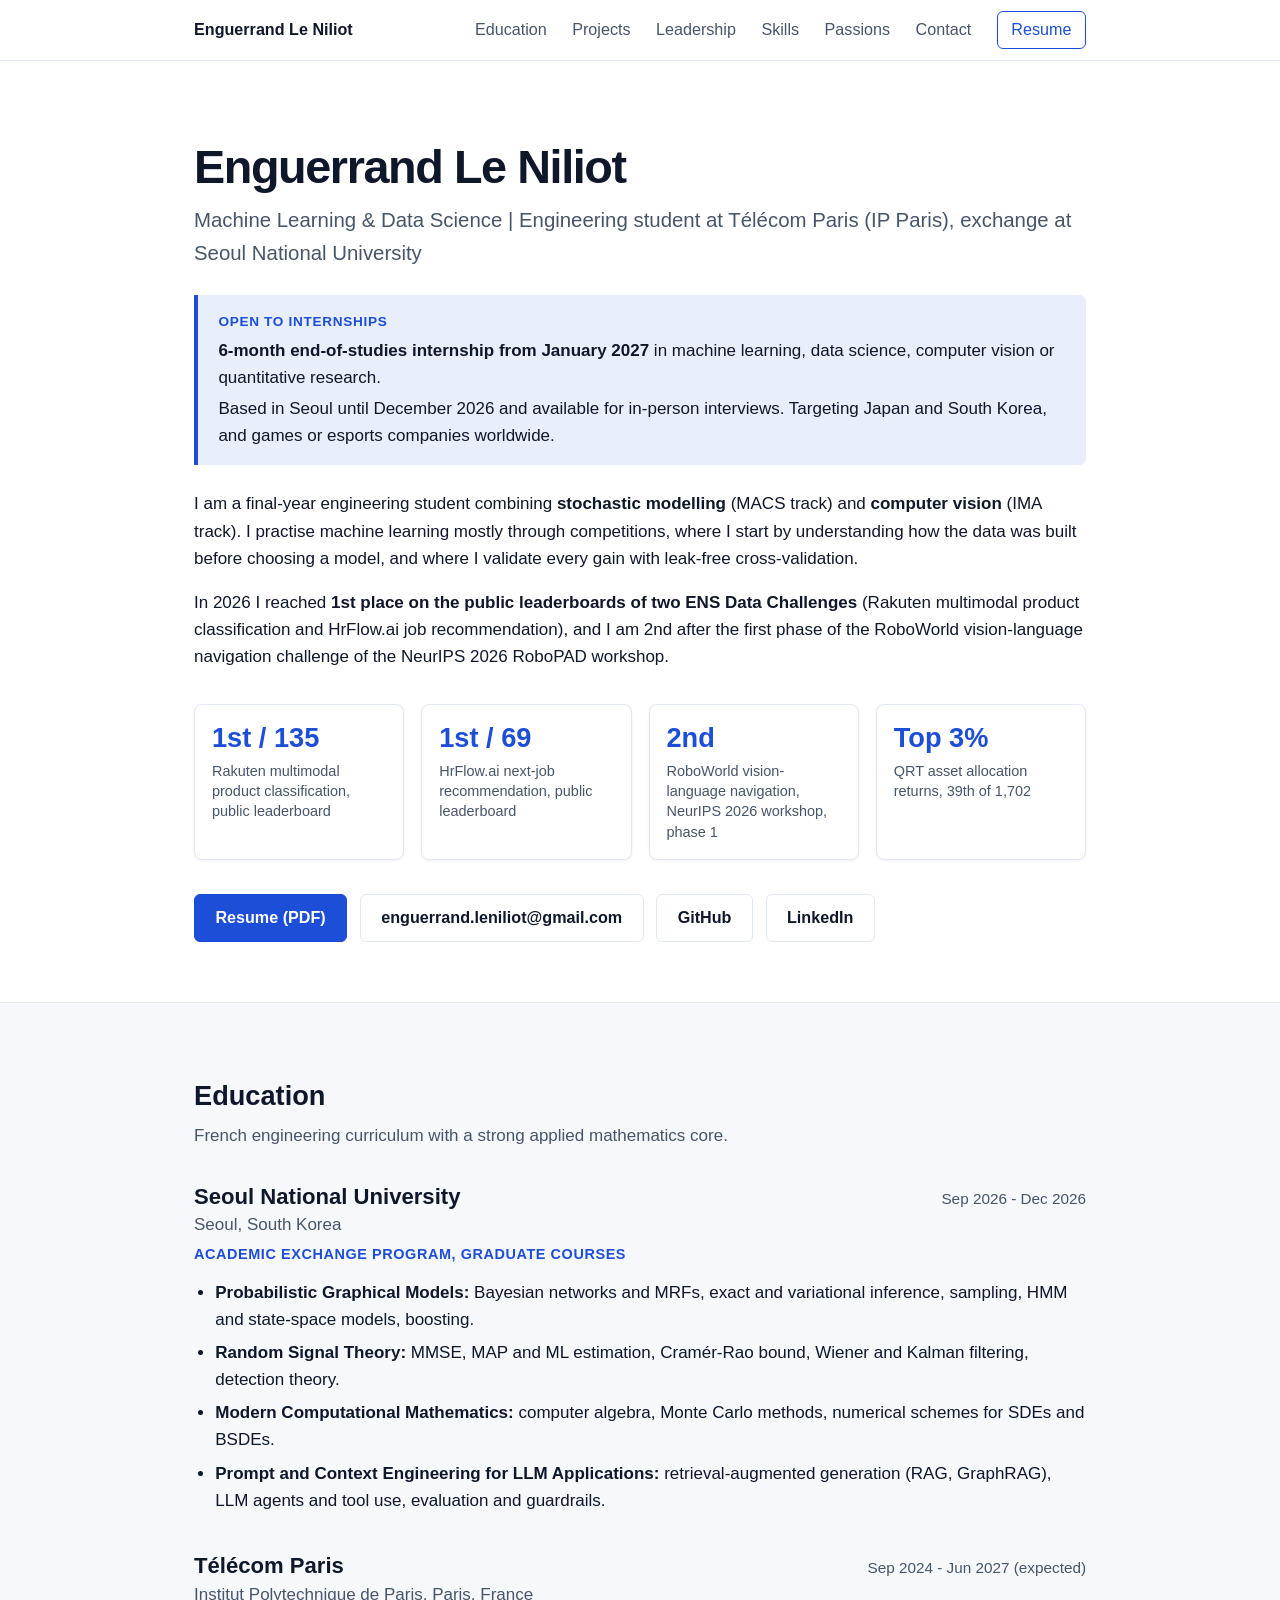
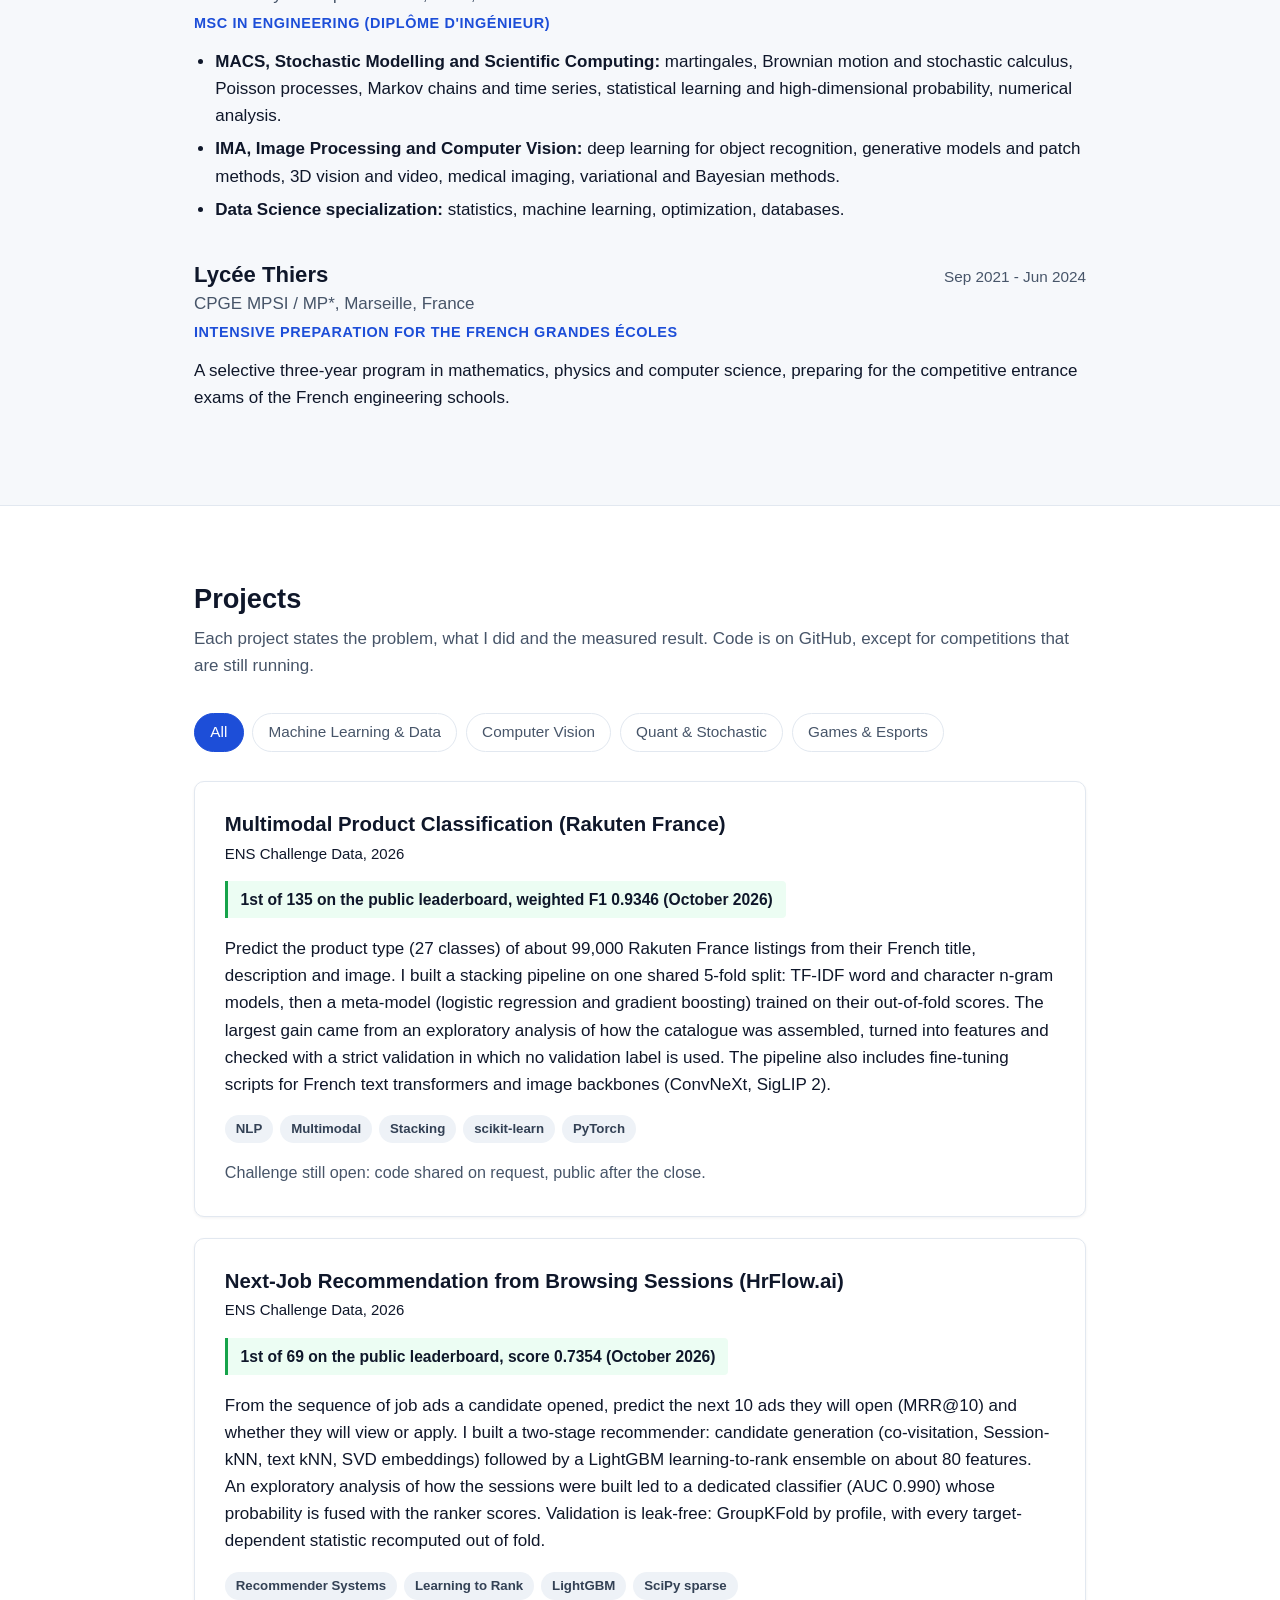
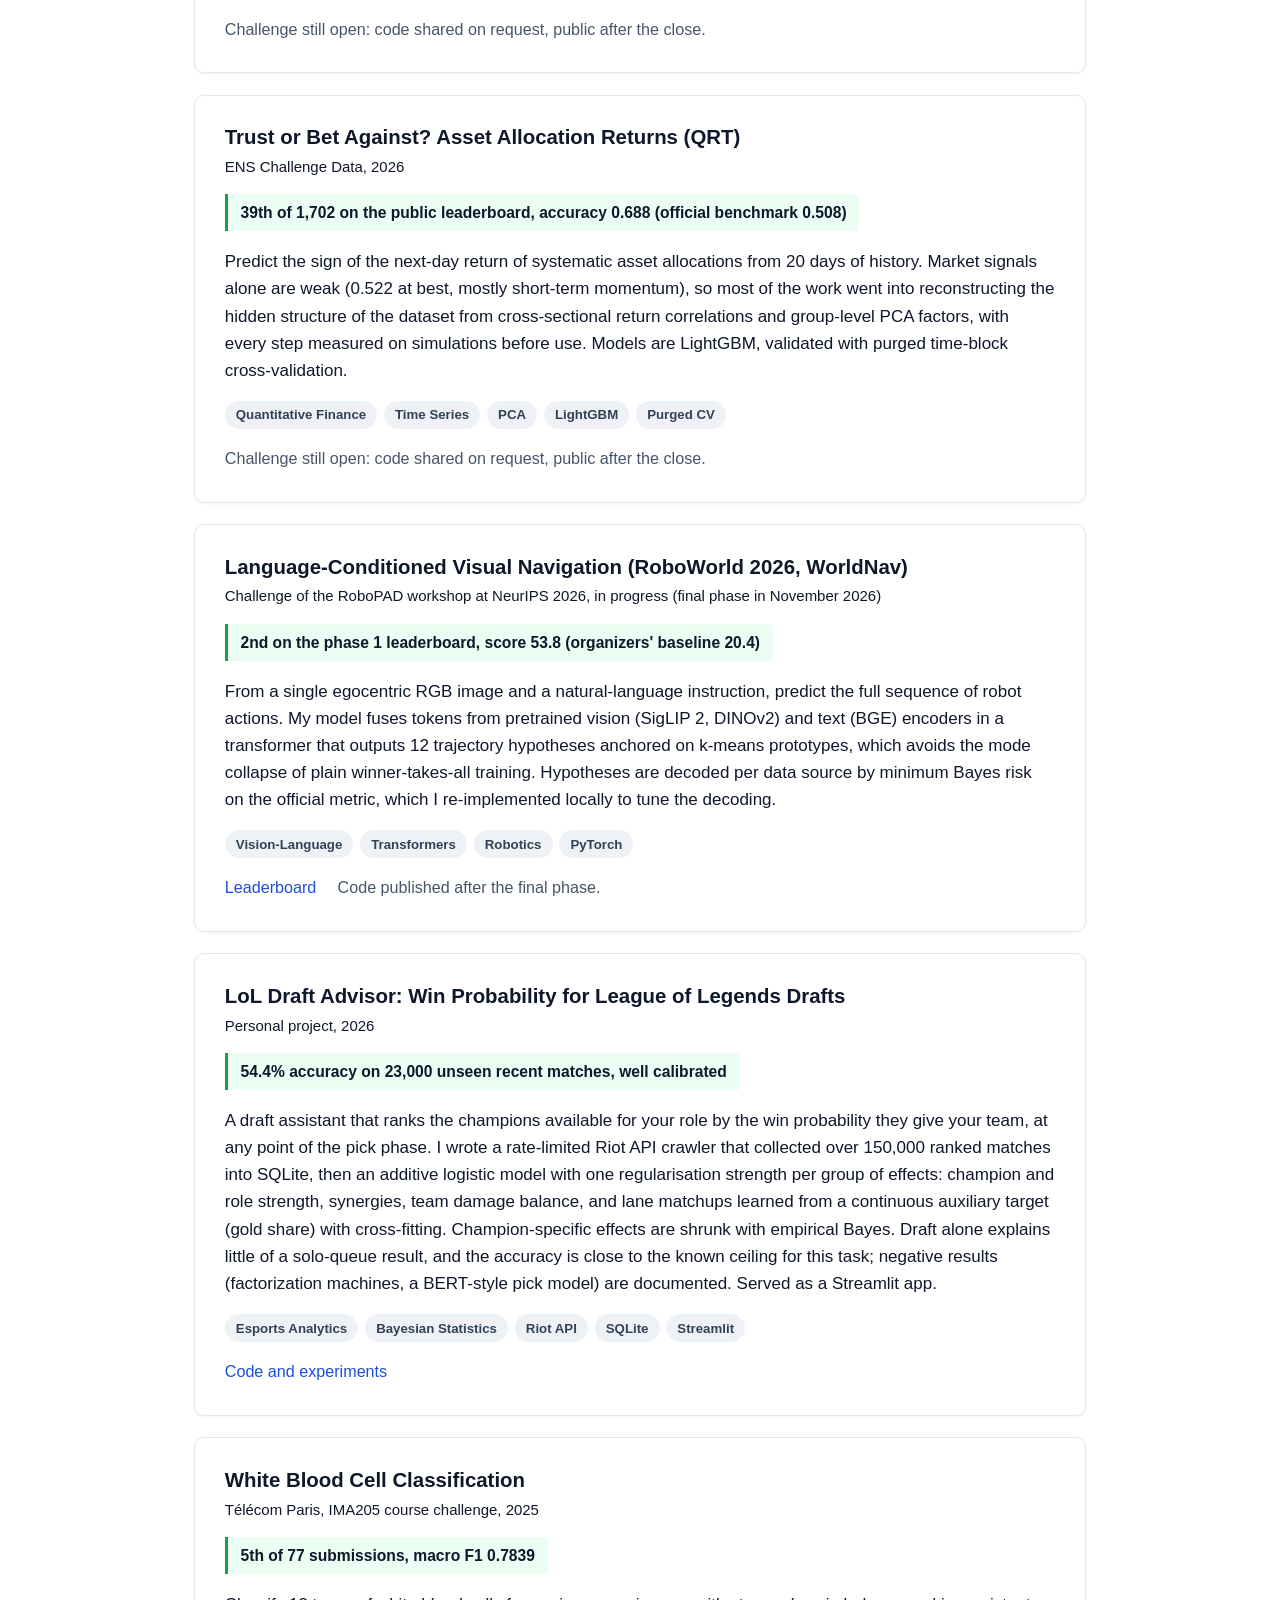
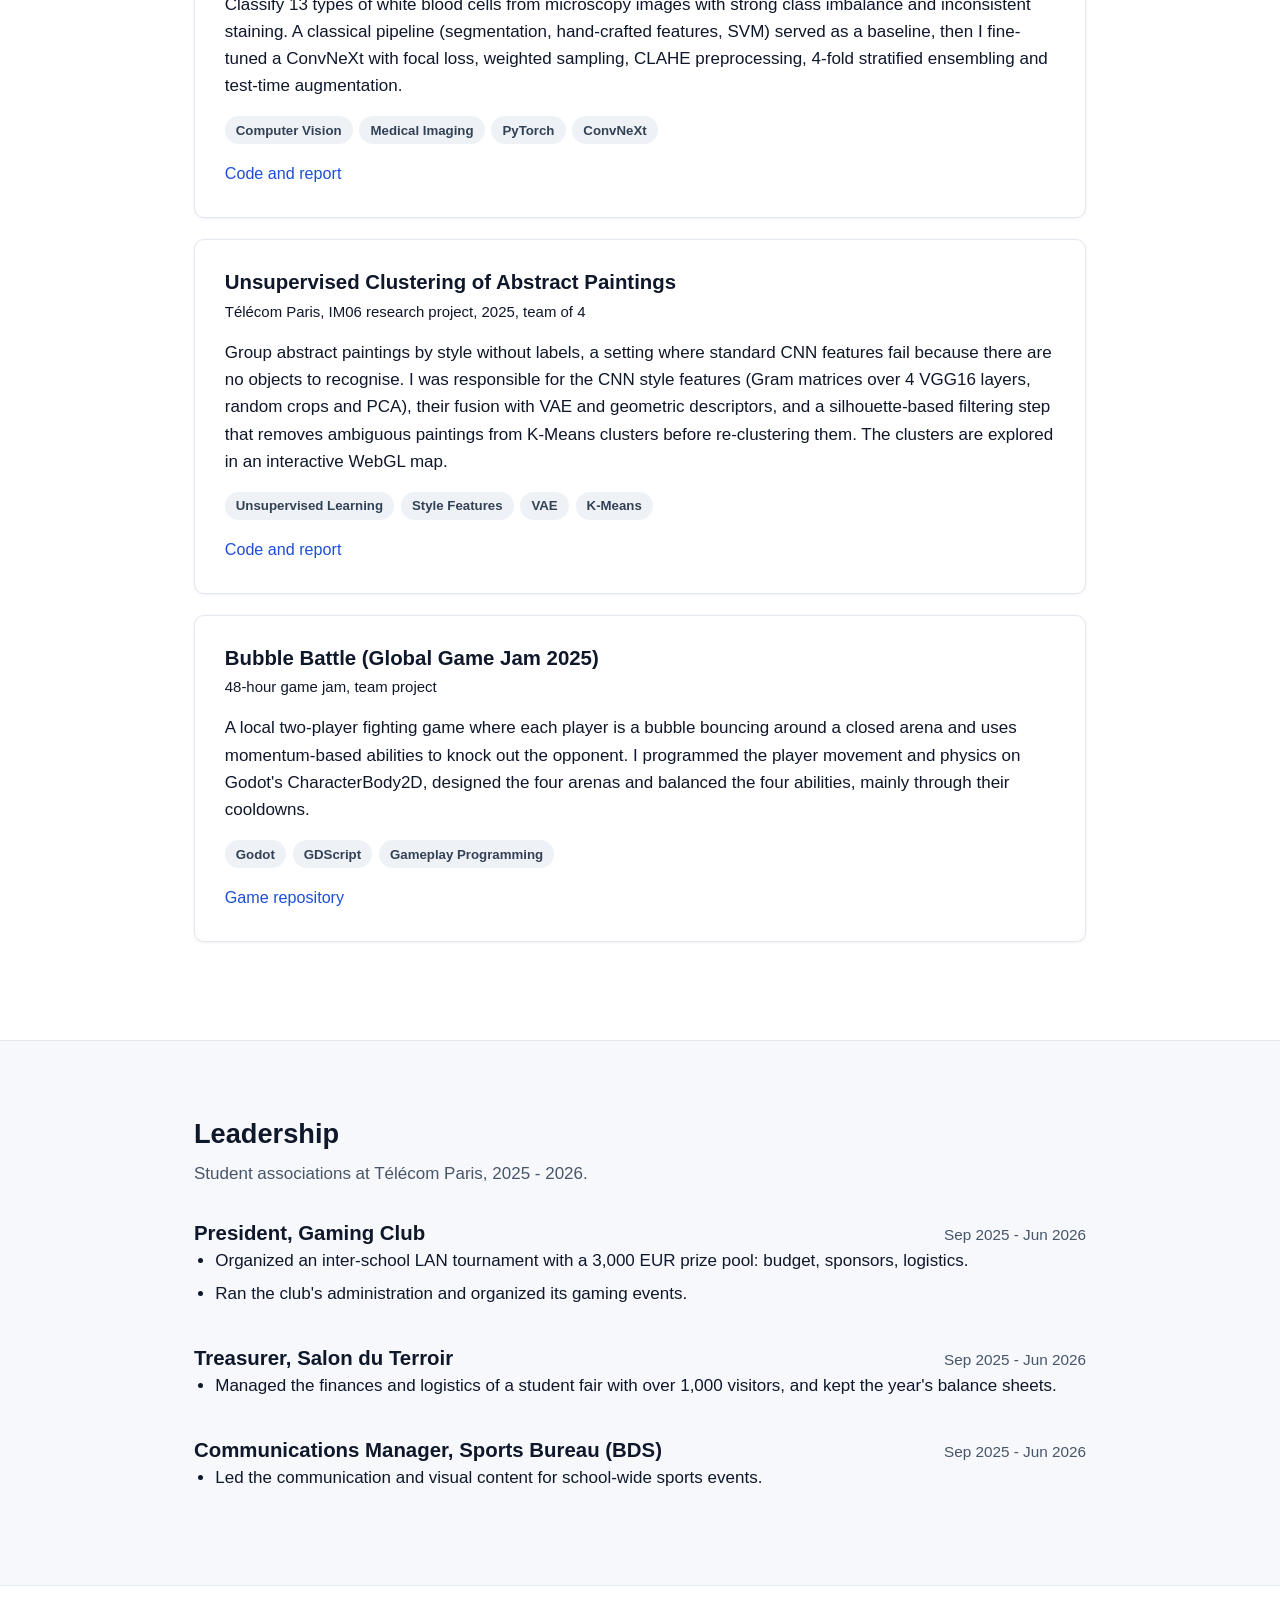
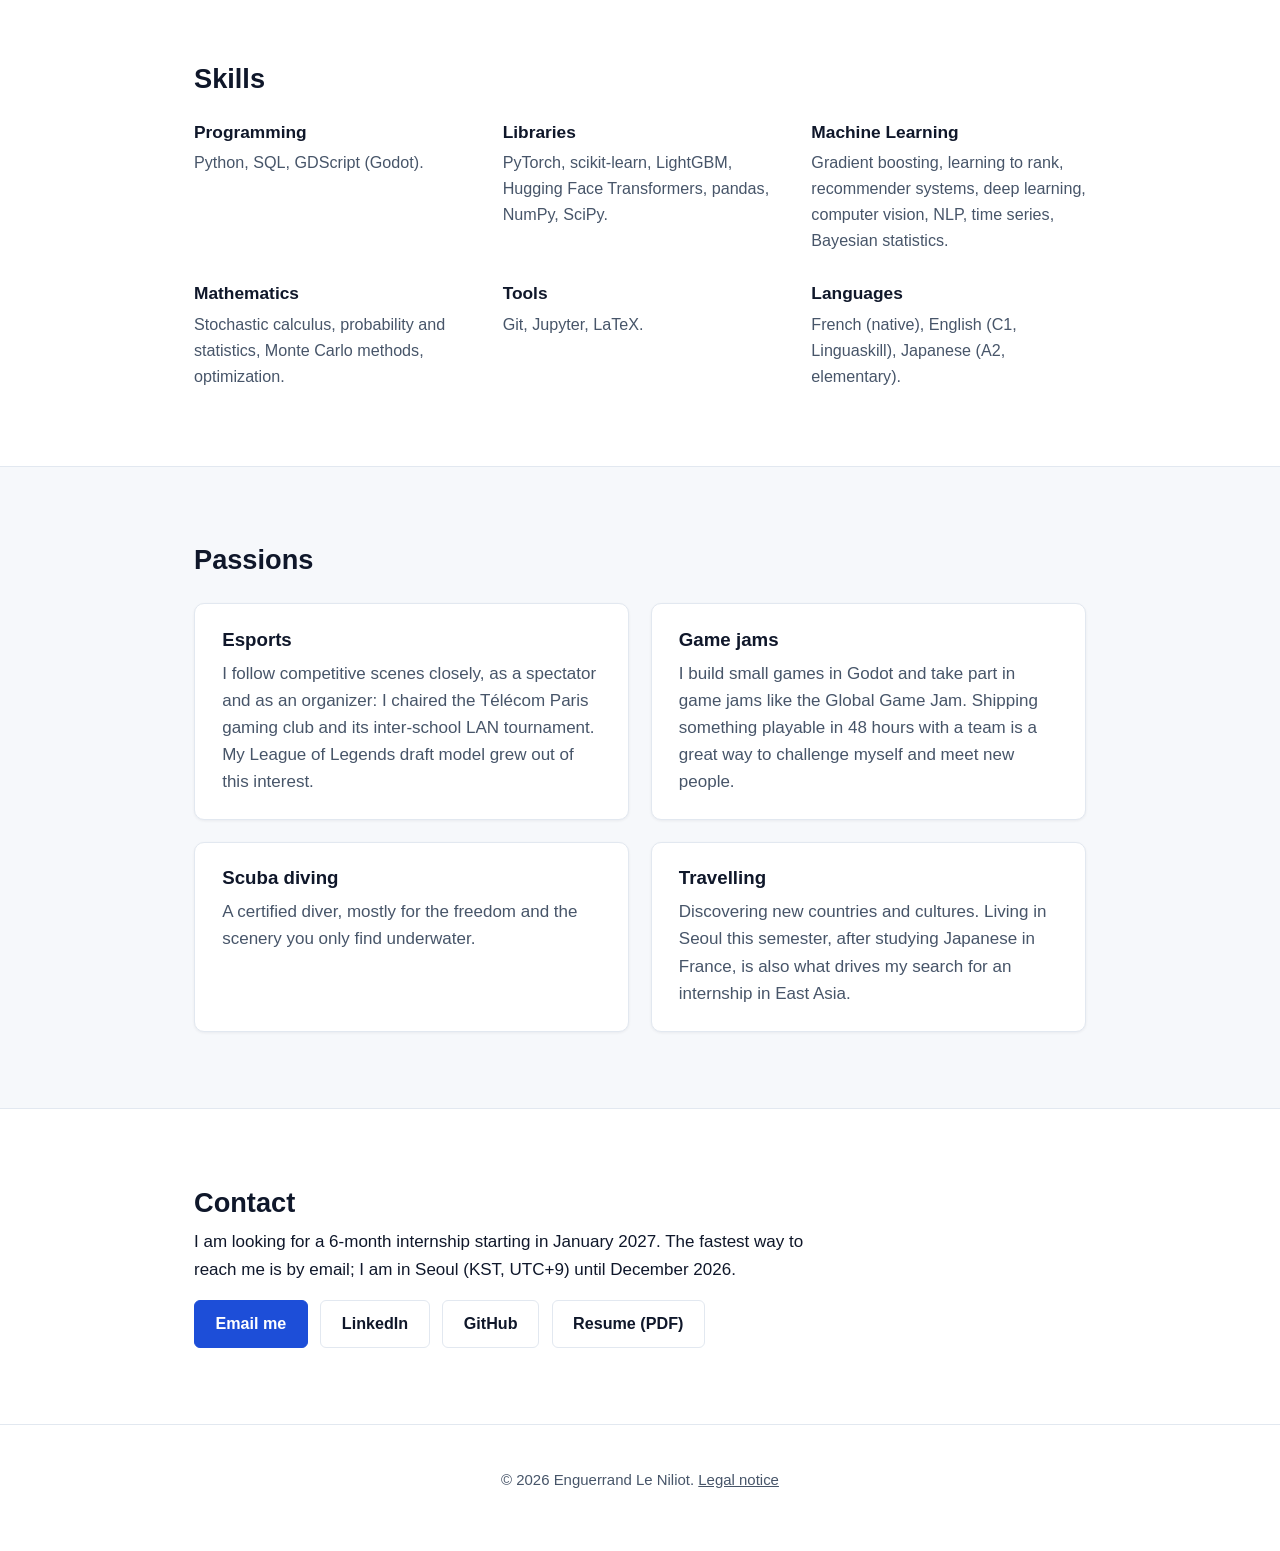
<file: index.html>
<!DOCTYPE html>
<html lang="en">

<head>
    <meta charset="UTF-8">
    <meta name="viewport" content="width=device-width, initial-scale=1.0">
    <title>Enguerrand Le Niliot | Machine Learning &amp; Data Science</title>
    <meta name="description"
        content="Enguerrand Le Niliot, engineering student at Télécom Paris on exchange at Seoul National University. Machine learning, data science and computer vision. Looking for a 6-month internship from January 2027.">
    <link rel="canonical" href="https://enguerrand-leniliot.com/">
    <meta name="theme-color" content="#1d4ed8">

    <meta property="og:type" content="website">
    <meta property="og:url" content="https://enguerrand-leniliot.com/">
    <meta property="og:title" content="Enguerrand Le Niliot | Machine Learning &amp; Data Science">
    <meta property="og:description"
        content="1st on two ENS Data Challenge leaderboards (Rakuten, HrFlow.ai), 2nd in the RoboWorld NeurIPS 2026 workshop challenge. Télécom Paris and Seoul National University. Looking for a 6-month internship from January 2027.">
    <meta name="twitter:card" content="summary">

    <link rel="icon"
        href="data:image/svg+xml,%3Csvg xmlns='http://www.w3.org/2000/svg' viewBox='0 0 64 64'%3E%3Crect width='64' height='64' rx='12' fill='%231d4ed8'/%3E%3Ctext x='32' y='42' font-family='Arial,sans-serif' font-size='28' font-weight='700' fill='white' text-anchor='middle'%3EEL%3C/text%3E%3C/svg%3E">
    <link rel="stylesheet" href="css/style.css?v=2026-10-11">

    <script type="application/ld+json">
    {
        "@context": "https://schema.org",
        "@type": "Person",
        "name": "Enguerrand Le Niliot",
        "url": "https://enguerrand-leniliot.com/",
        "email": "mailto:enguerrand.leniliot@gmail.com",
        "jobTitle": "Engineering student in machine learning and data science",
        "alumniOf": [
            { "@type": "CollegeOrUniversity", "name": "Télécom Paris" },
            { "@type": "CollegeOrUniversity", "name": "Seoul National University" }
        ],
        "sameAs": [
            "https://github.com/EnguerrandLN",
            "https://www.linkedin.com/in/enguerrand-le-niliot"
        ]
    }
    </script>
</head>

<body>
    <a class="skip-link" href="#projects">Skip to projects</a>

    <nav class="navbar" aria-label="Main">
        <div class="container">
            <a class="brand" href="#top">Enguerrand Le Niliot</a>
            <a href="#education">Education</a>
            <a href="#projects">Projects</a>
            <a href="#leadership">Leadership</a>
            <a href="#skills">Skills</a>
            <a href="#passions">Passions</a>
            <a href="#contact">Contact</a>
            <a class="nav-cta" href="Enguerrand_Le_Niliot_Resume.pdf" target="_blank" rel="noopener">Resume</a>
        </div>
    </nav>

    <main>
        <header id="top" class="hero">
            <div class="container">
                <h1>Enguerrand Le Niliot</h1>
                <p class="headline">Machine Learning &amp; Data Science | Engineering student at Télécom Paris
                    (IP Paris), exchange at Seoul National University</p>

                <div class="availability">
                    <p class="label">Open to internships</p>
                    <p><strong>6-month end-of-studies internship from January 2027</strong> in machine learning, data
                        science, computer vision or quantitative research.</p>
                    <p>Based in Seoul until December 2026 and available for in-person interviews. Targeting Japan and
                        South Korea, and games or esports companies worldwide.</p>
                </div>

                <p>
                    I am a final-year engineering student combining <strong>stochastic modelling</strong> (MACS track)
                    and <strong>computer vision</strong> (IMA track). I practise machine learning mostly through
                    competitions, where I start by understanding how the data was built before choosing a model, and
                    where I validate every gain with leak-free cross-validation.
                </p>
                <p>
                    In 2026 I reached <strong>1st place on the public leaderboards of two ENS Data Challenges</strong>
                    (Rakuten multimodal product classification and HrFlow.ai job recommendation), and I am 2nd after the
                    first phase of the RoboWorld vision-language navigation challenge of the NeurIPS 2026 RoboPAD
                    workshop.
                </p>

                <div class="stats">
                    <div class="stat">
                        <span class="value">1st / 135</span>
                        <span class="caption">Rakuten multimodal product classification, public leaderboard</span>
                    </div>
                    <div class="stat">
                        <span class="value">1st / 69</span>
                        <span class="caption">HrFlow.ai next-job recommendation, public leaderboard</span>
                    </div>
                    <div class="stat">
                        <span class="value">2nd</span>
                        <span class="caption">RoboWorld vision-language navigation, NeurIPS 2026 workshop, phase 1</span>
                    </div>
                    <div class="stat">
                        <span class="value">Top 3%</span>
                        <span class="caption">QRT asset allocation returns, 39th of 1,702</span>
                    </div>
                </div>

                <div class="actions">
                    <a href="Enguerrand_Le_Niliot_Resume.pdf" target="_blank" rel="noopener"
                        class="btn primary">Resume (PDF)</a>
                    <a href="mailto:enguerrand.leniliot@gmail.com" class="btn secondary">enguerrand.leniliot@gmail.com</a>
                    <a href="https://github.com/EnguerrandLN" target="_blank" rel="noopener"
                        class="btn secondary">GitHub</a>
                    <a href="https://www.linkedin.com/in/enguerrand-le-niliot" target="_blank" rel="noopener"
                        class="btn secondary">LinkedIn</a>
                </div>
            </div>
        </header>

        <section id="education" class="section bg-alt">
            <div class="container">
                <h2 class="section-title">Education</h2>
                <p class="section-intro">French engineering curriculum with a strong applied mathematics core.</p>

                <div class="entry">
                    <div class="entry-head">
                        <h3>Seoul National University</h3>
                        <span class="entry-date">Sep 2026 - Dec 2026</span>
                    </div>
                    <p class="entry-sub">Seoul, South Korea</p>
                    <p class="entry-label">Academic exchange program, graduate courses</p>
                    <ul>
                        <li><strong>Probabilistic Graphical Models:</strong> Bayesian networks and MRFs, exact and
                            variational inference, sampling, HMM and state-space models, boosting.</li>
                        <li><strong>Random Signal Theory:</strong> MMSE, MAP and ML estimation, Cramér-Rao bound, Wiener
                            and Kalman filtering, detection theory.</li>
                        <li><strong>Modern Computational Mathematics:</strong> computer algebra, Monte Carlo methods,
                            numerical schemes for SDEs and BSDEs.</li>
                        <li><strong>Prompt and Context Engineering for LLM Applications:</strong> retrieval-augmented
                            generation (RAG, GraphRAG), LLM agents and tool use, evaluation and guardrails.</li>
                    </ul>
                </div>

                <div class="entry">
                    <div class="entry-head">
                        <h3>Télécom Paris</h3>
                        <span class="entry-date">Sep 2024 - Jun 2027 (expected)</span>
                    </div>
                    <p class="entry-sub">Institut Polytechnique de Paris, Paris, France</p>
                    <p class="entry-label">MSc in Engineering (Diplôme d'ingénieur)</p>
                    <ul>
                        <li><strong>MACS, Stochastic Modelling and Scientific Computing:</strong> martingales, Brownian
                            motion and stochastic calculus, Poisson processes, Markov chains and time series,
                            statistical learning and high-dimensional probability, numerical analysis.</li>
                        <li><strong>IMA, Image Processing and Computer Vision:</strong> deep learning for object
                            recognition, generative models and patch methods, 3D vision and video, medical imaging,
                            variational and Bayesian methods.</li>
                        <li><strong>Data Science specialization:</strong> statistics, machine learning, optimization,
                            databases.</li>
                    </ul>
                </div>

                <div class="entry">
                    <div class="entry-head">
                        <h3>Lycée Thiers</h3>
                        <span class="entry-date">Sep 2021 - Jun 2024</span>
                    </div>
                    <p class="entry-sub">CPGE MPSI / MP*, Marseille, France</p>
                    <p class="entry-label">Intensive preparation for the French Grandes Écoles</p>
                    <p>A selective three-year program in mathematics, physics and computer science, preparing for the
                        competitive entrance exams of the French engineering schools.</p>
                </div>
            </div>
        </section>

        <section id="projects" class="section">
            <div class="container">
                <h2 class="section-title">Projects</h2>
                <p class="section-intro">Each project states the problem, what I did and the measured result. Code is on
                    GitHub, except for competitions that are still running.</p>

                <div class="filters" role="group" aria-label="Filter projects by domain" hidden>
                    <button class="filter" type="button" data-filter="all" aria-pressed="true">All</button>
                    <button class="filter" type="button" data-filter="ml" aria-pressed="false">Machine Learning &amp;
                        Data</button>
                    <button class="filter" type="button" data-filter="cv" aria-pressed="false">Computer
                        Vision</button>
                    <button class="filter" type="button" data-filter="quant" aria-pressed="false">Quant &amp;
                        Stochastic</button>
                    <button class="filter" type="button" data-filter="games" aria-pressed="false">Games &amp;
                        Esports</button>
                </div>

                <article class="project-card" data-cat="ml">
                    <h3>Multimodal Product Classification (Rakuten France)</h3>
                    <p class="project-meta">ENS Challenge Data, 2026</p>
                    <p class="result">1st of 135 on the public leaderboard, weighted F1 0.9346 (October 2026)</p>
                    <p>Predict the product type (27 classes) of about 99,000 Rakuten France listings from their French
                        title, description and image. I built a stacking pipeline on one shared 5-fold split: TF-IDF
                        word and character n-gram models, then a meta-model (logistic regression and gradient boosting)
                        trained on their out-of-fold scores. The largest gain came from an exploratory analysis of how
                        the catalogue was assembled, turned into features and checked with a strict validation in which
                        no validation label is used. The pipeline also includes fine-tuning scripts for French text
                        transformers and image backbones (ConvNeXt, SigLIP 2).</p>
                    <div class="tags">
                        <span class="tag">NLP</span>
                        <span class="tag">Multimodal</span>
                        <span class="tag">Stacking</span>
                        <span class="tag">scikit-learn</span>
                        <span class="tag">PyTorch</span>
                    </div>
                    <div class="links">
                        <span class="note">Challenge still open: code shared on request, public after the close.</span>
                    </div>
                </article>

                <article class="project-card" data-cat="ml">
                    <h3>Next-Job Recommendation from Browsing Sessions (HrFlow.ai)</h3>
                    <p class="project-meta">ENS Challenge Data, 2026</p>
                    <p class="result">1st of 69 on the public leaderboard, score 0.7354 (October 2026)</p>
                    <p>From the sequence of job ads a candidate opened, predict the next 10 ads they will open (MRR@10)
                        and whether they will view or apply. I built a two-stage recommender: candidate generation
                        (co-visitation, Session-kNN, text kNN, SVD embeddings) followed by a LightGBM learning-to-rank
                        ensemble on about 80 features. An exploratory analysis of how the sessions were built led to a
                        dedicated classifier (AUC 0.990) whose probability is fused with the ranker scores. Validation
                        is leak-free: GroupKFold by profile, with every target-dependent statistic recomputed out of
                        fold.</p>
                    <div class="tags">
                        <span class="tag">Recommender Systems</span>
                        <span class="tag">Learning to Rank</span>
                        <span class="tag">LightGBM</span>
                        <span class="tag">SciPy sparse</span>
                    </div>
                    <div class="links">
                        <span class="note">Challenge still open: code shared on request, public after the close.</span>
                    </div>
                </article>

                <article class="project-card" data-cat="quant ml">
                    <h3>Trust or Bet Against? Asset Allocation Returns (QRT)</h3>
                    <p class="project-meta">ENS Challenge Data, 2026</p>
                    <p class="result">39th of 1,702 on the public leaderboard, accuracy 0.688 (official benchmark
                        0.508)</p>
                    <p>Predict the sign of the next-day return of systematic asset allocations from 20 days of history.
                        Market signals alone are weak (0.522 at best, mostly short-term momentum), so most of the work
                        went into reconstructing the hidden structure of the dataset from cross-sectional return
                        correlations and group-level PCA factors, with every step measured on simulations before use.
                        Models are LightGBM, validated with purged time-block cross-validation.</p>
                    <div class="tags">
                        <span class="tag">Quantitative Finance</span>
                        <span class="tag">Time Series</span>
                        <span class="tag">PCA</span>
                        <span class="tag">LightGBM</span>
                        <span class="tag">Purged CV</span>
                    </div>
                    <div class="links">
                        <span class="note">Challenge still open: code shared on request, public after the close.</span>
                    </div>
                </article>

                <article class="project-card" data-cat="cv ml">
                    <h3>Language-Conditioned Visual Navigation (RoboWorld 2026, WorldNav)</h3>
                    <p class="project-meta">Challenge of the RoboPAD workshop at NeurIPS 2026, in progress (final phase
                        in November 2026)</p>
                    <p class="result">2nd on the phase 1 leaderboard, score 53.8 (organizers' baseline 20.4)</p>
                    <p>From a single egocentric RGB image and a natural-language instruction, predict the full sequence
                        of robot actions. My model fuses tokens from pretrained vision (SigLIP 2, DINOv2) and text (BGE)
                        encoders in a transformer that outputs 12 trajectory hypotheses anchored on k-means prototypes,
                        which avoids the mode collapse of plain winner-takes-all training. Hypotheses are decoded per
                        data source by minimum Bayes risk on the official metric, which I re-implemented locally to tune
                        the decoding.</p>
                    <div class="tags">
                        <span class="tag">Vision-Language</span>
                        <span class="tag">Transformers</span>
                        <span class="tag">Robotics</span>
                        <span class="tag">PyTorch</span>
                    </div>
                    <div class="links">
                        <a href="https://www.codabench.org/competitions/18185/#/results-tab" target="_blank"
                            rel="noopener">Leaderboard</a>
                        <span class="note">Code published after the final phase.</span>
                    </div>
                </article>

                <article class="project-card" data-cat="games ml">
                    <h3>LoL Draft Advisor: Win Probability for League of Legends Drafts</h3>
                    <p class="project-meta">Personal project, 2026</p>
                    <p class="result">54.4% accuracy on 23,000 unseen recent matches, well calibrated</p>
                    <p>A draft assistant that ranks the champions available for your role by the win probability they
                        give your team, at any point of the pick phase. I wrote a rate-limited Riot API crawler that
                        collected over 150,000 ranked matches into SQLite, then an additive logistic model with one
                        regularisation strength per group of effects: champion and role strength, synergies, team damage
                        balance, and lane matchups learned from a continuous auxiliary target (gold share) with
                        cross-fitting. Champion-specific effects are shrunk with empirical Bayes. Draft alone explains
                        little of a solo-queue result, and the accuracy is close to the known ceiling for this task;
                        negative results (factorization machines, a BERT-style pick model) are documented. Served as a
                        Streamlit app.</p>
                    <div class="tags">
                        <span class="tag">Esports Analytics</span>
                        <span class="tag">Bayesian Statistics</span>
                        <span class="tag">Riot API</span>
                        <span class="tag">SQLite</span>
                        <span class="tag">Streamlit</span>
                    </div>
                    <div class="links">
                        <a href="https://github.com/EnguerrandLN/lol-draft-ml-predictor" target="_blank"
                            rel="noopener">Code and experiments</a>
                    </div>
                </article>

                <article class="project-card" data-cat="cv">
                    <h3>White Blood Cell Classification</h3>
                    <p class="project-meta">Télécom Paris, IMA205 course challenge, 2025</p>
                    <p class="result">5th of 77 submissions, macro F1 0.7839</p>
                    <p>Classify 13 types of white blood cells from microscopy images with strong class imbalance and
                        inconsistent staining. A classical pipeline (segmentation, hand-crafted features, SVM) served as
                        a baseline, then I fine-tuned a ConvNeXt with focal loss, weighted sampling, CLAHE
                        preprocessing, 4-fold stratified ensembling and test-time augmentation.</p>
                    <div class="tags">
                        <span class="tag">Computer Vision</span>
                        <span class="tag">Medical Imaging</span>
                        <span class="tag">PyTorch</span>
                        <span class="tag">ConvNeXt</span>
                    </div>
                    <div class="links">
                        <a href="https://github.com/EnguerrandLN/White-Blood-Cell-Classification" target="_blank"
                            rel="noopener">Code and report</a>
                    </div>
                </article>

                <article class="project-card" data-cat="cv ml">
                    <h3>Unsupervised Clustering of Abstract Paintings</h3>
                    <p class="project-meta">Télécom Paris, IM06 research project, 2025, team of 4</p>
                    <p>Group abstract paintings by style without labels, a setting where standard CNN features fail
                        because there are no objects to recognise. I was responsible for the CNN style features (Gram
                        matrices over 4 VGG16 layers, random crops and PCA), their fusion with VAE and geometric
                        descriptors, and a silhouette-based filtering step that removes ambiguous paintings from K-Means
                        clusters before re-clustering them. The clusters are explored in an interactive WebGL map.</p>
                    <div class="tags">
                        <span class="tag">Unsupervised Learning</span>
                        <span class="tag">Style Features</span>
                        <span class="tag">VAE</span>
                        <span class="tag">K-Means</span>
                    </div>
                    <div class="links">
                        <a href="https://github.com/EnguerrandLN/classification-of-abstract-painting" target="_blank"
                            rel="noopener">Code and report</a>
                    </div>
                </article>

                <article class="project-card" data-cat="games">
                    <h3>Bubble Battle (Global Game Jam 2025)</h3>
                    <p class="project-meta">48-hour game jam, team project</p>
                    <p>A local two-player fighting game where each player is a bubble bouncing around a closed arena and
                        uses momentum-based abilities to knock out the opponent. I programmed the player movement and
                        physics on Godot's CharacterBody2D, designed the four arenas and balanced the four abilities,
                        mainly through their cooldowns.</p>
                    <div class="tags">
                        <span class="tag">Godot</span>
                        <span class="tag">GDScript</span>
                        <span class="tag">Gameplay Programming</span>
                    </div>
                    <div class="links">
                        <a href="https://github.com/Alex-Onceanu/GGJ2025" target="_blank" rel="noopener">Game
                            repository</a>
                    </div>
                </article>
            </div>
        </section>

        <section id="leadership" class="section bg-alt">
            <div class="container">
                <h2 class="section-title">Leadership</h2>
                <p class="section-intro">Student associations at Télécom Paris, 2025 - 2026.</p>

                <div class="entry">
                    <div class="entry-head">
                        <h3>President, Gaming Club</h3>
                        <span class="entry-date">Sep 2025 - Jun 2026</span>
                    </div>
                    <ul>
                        <li>Organized an inter-school LAN tournament with a 3,000 EUR prize pool: budget, sponsors,
                            logistics.</li>
                        <li>Ran the club's administration and organized its gaming events.</li>
                    </ul>
                </div>

                <div class="entry">
                    <div class="entry-head">
                        <h3>Treasurer, Salon du Terroir</h3>
                        <span class="entry-date">Sep 2025 - Jun 2026</span>
                    </div>
                    <ul>
                        <li>Managed the finances and logistics of a student fair with over 1,000 visitors, and kept the
                            year's balance sheets.</li>
                    </ul>
                </div>

                <div class="entry">
                    <div class="entry-head">
                        <h3>Communications Manager, Sports Bureau (BDS)</h3>
                        <span class="entry-date">Sep 2025 - Jun 2026</span>
                    </div>
                    <ul>
                        <li>Led the communication and visual content for school-wide sports events.</li>
                    </ul>
                </div>
            </div>
        </section>

        <section id="skills" class="section">
            <div class="container">
                <h2 class="section-title">Skills</h2>

                <div class="skills-grid">
                    <div class="skill-category">
                        <h3>Programming</h3>
                        <p>Python, SQL, GDScript (Godot).</p>
                    </div>
                    <div class="skill-category">
                        <h3>Libraries</h3>
                        <p>PyTorch, scikit-learn, LightGBM, Hugging Face Transformers, pandas, NumPy, SciPy.</p>
                    </div>
                    <div class="skill-category">
                        <h3>Machine Learning</h3>
                        <p>Gradient boosting, learning to rank, recommender systems, deep learning, computer vision,
                            NLP, time series, Bayesian statistics.</p>
                    </div>
                    <div class="skill-category">
                        <h3>Mathematics</h3>
                        <p>Stochastic calculus, probability and statistics, Monte Carlo methods, optimization.</p>
                    </div>
                    <div class="skill-category">
                        <h3>Tools</h3>
                        <p>Git, Jupyter, LaTeX.</p>
                    </div>
                    <div class="skill-category">
                        <h3>Languages</h3>
                        <p>French (native), English (C1, Linguaskill), Japanese (A2, elementary).</p>
                    </div>
                </div>
            </div>
        </section>

        <section id="passions" class="section bg-alt">
            <div class="container">
                <h2 class="section-title">Passions</h2>

                <div class="passions-grid">
                    <div class="passion">
                        <h3>Esports</h3>
                        <p>I follow competitive scenes closely, as a spectator and as an organizer: I chaired the
                            Télécom Paris gaming club and its inter-school LAN tournament. My League of Legends draft
                            model grew out of this interest.</p>
                    </div>
                    <div class="passion">
                        <h3>Game jams</h3>
                        <p>I build small games in Godot and take part in game jams like the Global Game Jam. Shipping
                            something playable in 48 hours with a team is a great way to challenge myself and meet new
                            people.</p>
                    </div>
                    <div class="passion">
                        <h3>Scuba diving</h3>
                        <p>A certified diver, mostly for the freedom and the scenery you only find underwater.</p>
                    </div>
                    <div class="passion">
                        <h3>Travelling</h3>
                        <p>Discovering new countries and cultures. Living in Seoul this semester, after studying Japanese
                            in France, is also what drives my search for an internship in East Asia.</p>
                    </div>
                </div>
            </div>
        </section>

        <section id="contact" class="section contact">
            <div class="container">
                <h2 class="section-title">Contact</h2>
                <p>I am looking for a 6-month internship starting in January 2027. The fastest way to reach me is by
                    email; I am in Seoul (KST, UTC+9) until December 2026.</p>
                <div class="actions">
                    <a href="mailto:enguerrand.leniliot@gmail.com" class="btn primary">Email me</a>
                    <a href="https://www.linkedin.com/in/enguerrand-le-niliot" target="_blank" rel="noopener"
                        class="btn secondary">LinkedIn</a>
                    <a href="https://github.com/EnguerrandLN" target="_blank" rel="noopener"
                        class="btn secondary">GitHub</a>
                    <a href="Enguerrand_Le_Niliot_Resume.pdf" target="_blank" rel="noopener"
                        class="btn secondary">Resume (PDF)</a>
                </div>
            </div>
        </section>
    </main>

    <footer>
        <div class="container">
            <p>&copy; 2026 Enguerrand Le Niliot. <a href="legal.html">Legal notice</a></p>
        </div>
    </footer>

    <script>
        // Project filter. Without JavaScript every project stays visible.
        // A link like /?focus=cv opens the page with one domain preselected.
        (function () {
            var bar = document.querySelector('.filters');
            var buttons = bar.querySelectorAll('.filter');
            var cards = document.querySelectorAll('.project-card[data-cat]');

            function apply(filter) {
                buttons.forEach(function (b) {
                    b.setAttribute('aria-pressed', b.getAttribute('data-filter') === filter ? 'true' : 'false');
                });
                cards.forEach(function (c) {
                    c.hidden = filter !== 'all' && c.getAttribute('data-cat').split(' ').indexOf(filter) === -1;
                });
            }

            buttons.forEach(function (b) {
                b.addEventListener('click', function () { apply(b.getAttribute('data-filter')); });
            });

            var focus = new URLSearchParams(window.location.search).get('focus');
            var known = Array.prototype.some.call(buttons, function (b) {
                return b.getAttribute('data-filter') === focus;
            });
            if (known) {
                apply(focus);
            }
            bar.hidden = false;
        })();
    </script>
</body>

</html>
</file>
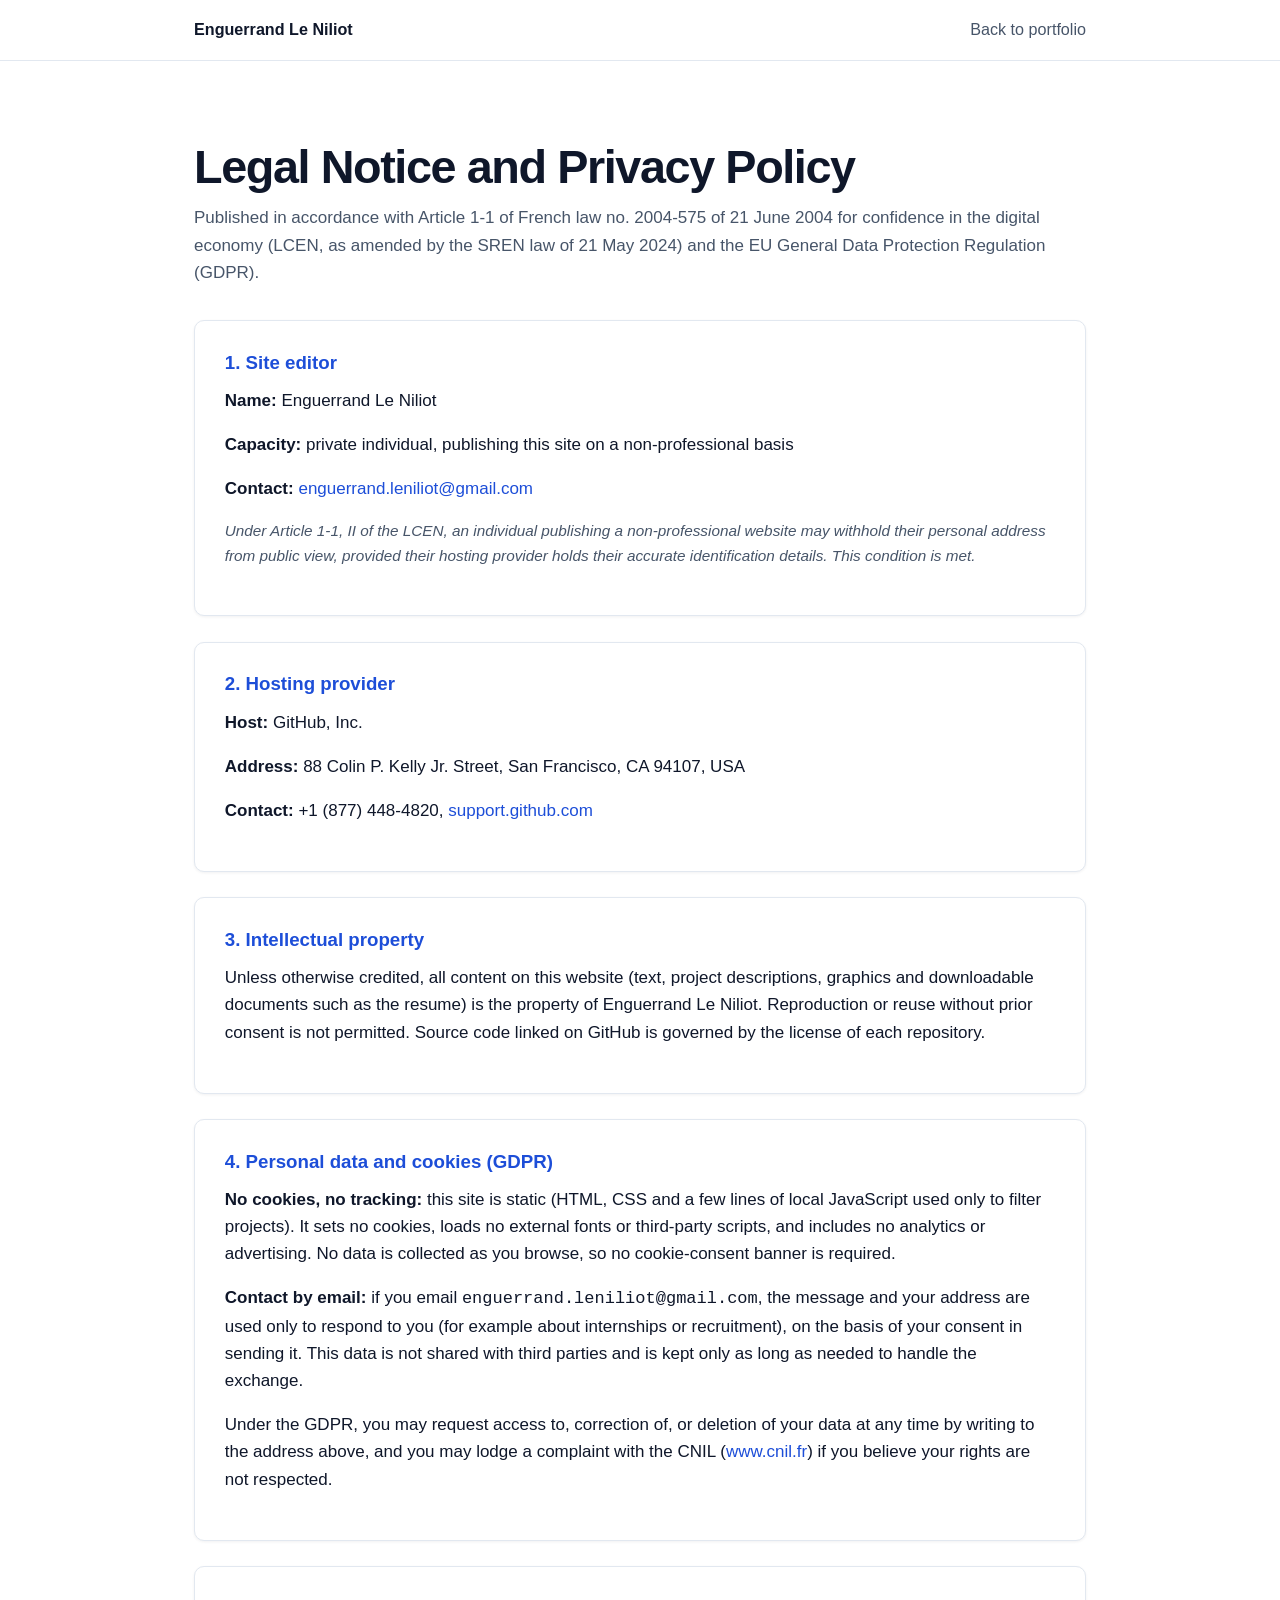
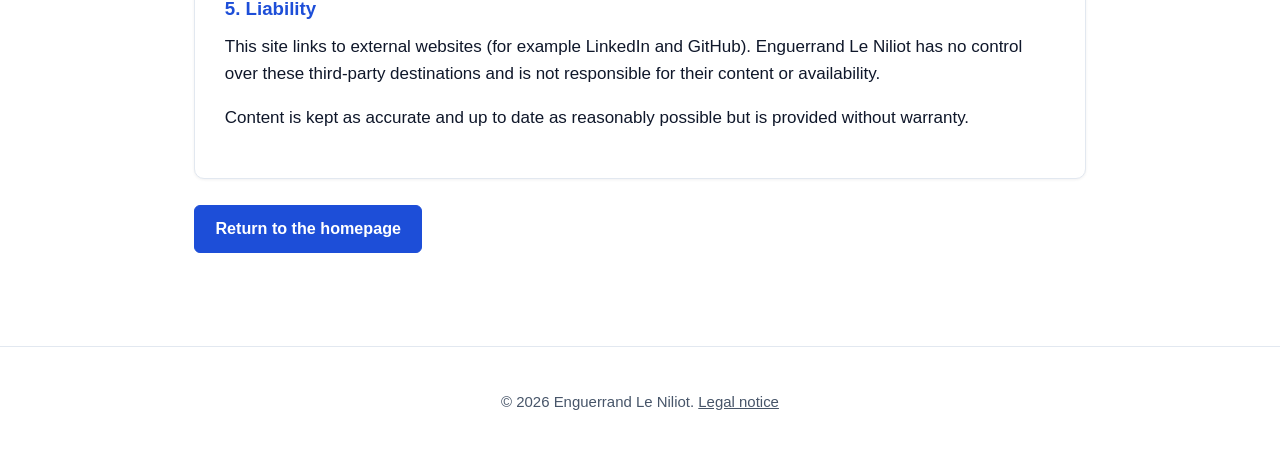
<file: legal.html>
<!DOCTYPE html>
<html lang="en">

<head>
    <meta charset="UTF-8">
    <meta name="viewport" content="width=device-width, initial-scale=1.0">
    <title>Legal Notice | Enguerrand Le Niliot</title>
    <meta name="description" content="Legal notice and privacy policy for Enguerrand Le Niliot's portfolio website.">
    <meta name="robots" content="noindex">
    <link rel="icon"
        href="data:image/svg+xml,%3Csvg xmlns='http://www.w3.org/2000/svg' viewBox='0 0 64 64'%3E%3Crect width='64' height='64' rx='12' fill='%231d4ed8'/%3E%3Ctext x='32' y='42' font-family='Arial,sans-serif' font-size='28' font-weight='700' fill='white' text-anchor='middle'%3EEL%3C/text%3E%3C/svg%3E">
    <link rel="stylesheet" href="css/style.css?v=2026-10-11">
</head>

<body>

    <nav class="navbar" aria-label="Main">
        <div class="container">
            <a class="brand" href="index.html">Enguerrand Le Niliot</a>
            <a href="index.html">Back to portfolio</a>
        </div>
    </nav>

    <main class="section">
        <div class="container">
            <h1>Legal Notice and Privacy Policy</h1>
            <p class="section-intro">Published in accordance with Article 1-1 of French law no. 2004-575 of 21 June
                2004 for confidence in the digital economy (LCEN, as amended by the SREN law of 21 May 2024) and the EU
                General Data Protection Regulation (GDPR).</p>

            <div class="project-card legal-block">
                <h2>1. Site editor</h2>
                <p><strong>Name:</strong> Enguerrand Le Niliot</p>
                <p><strong>Capacity:</strong> private individual, publishing this site on a non-professional basis</p>
                <p><strong>Contact:</strong> <a
                        href="mailto:enguerrand.leniliot@gmail.com">enguerrand.leniliot@gmail.com</a></p>
                <p class="fine"><em>Under Article 1-1, II of the LCEN, an individual publishing a non-professional
                        website may withhold their personal address from public view, provided their hosting provider
                        holds their accurate identification details. This condition is met.</em></p>
            </div>

            <div class="project-card legal-block">
                <h2>2. Hosting provider</h2>
                <p><strong>Host:</strong> GitHub, Inc.</p>
                <p><strong>Address:</strong> 88 Colin P. Kelly Jr. Street, San Francisco, CA 94107, USA</p>
                <p><strong>Contact:</strong> +1 (877) 448-4820, <a href="https://support.github.com" target="_blank"
                        rel="noopener noreferrer">support.github.com</a></p>
            </div>

            <div class="project-card legal-block">
                <h2>3. Intellectual property</h2>
                <p>Unless otherwise credited, all content on this website (text, project descriptions, graphics and
                    downloadable documents such as the resume) is the property of Enguerrand Le Niliot. Reproduction or
                    reuse without prior consent is not permitted. Source code linked on GitHub is governed by the
                    license of each repository.</p>
            </div>

            <div class="project-card legal-block">
                <h2>4. Personal data and cookies (GDPR)</h2>
                <p><strong>No cookies, no tracking:</strong> this site is static (HTML, CSS and a few lines of local
                    JavaScript used only to filter projects). It sets no cookies, loads no external fonts or
                    third-party scripts, and includes no analytics or advertising. No data is collected as you browse,
                    so no cookie-consent banner is required.</p>
                <p><strong>Contact by email:</strong> if you email <code>enguerrand.leniliot@gmail.com</code>, the
                    message and your address are used only to respond to you (for example about internships or
                    recruitment), on the basis of your consent in sending it. This data is not shared with third parties
                    and is kept only as long as needed to handle the exchange.</p>
                <p>Under the GDPR, you may request access to, correction of, or deletion of your data at any time by
                    writing to the address above, and you may lodge a complaint with the CNIL (<a
                        href="https://www.cnil.fr" target="_blank" rel="noopener noreferrer">www.cnil.fr</a>) if you
                    believe your rights are not respected.</p>
            </div>

            <div class="project-card legal-block">
                <h2>5. Liability</h2>
                <p>This site links to external websites (for example LinkedIn and GitHub). Enguerrand Le Niliot has no
                    control over these third-party destinations and is not responsible for their content or
                    availability.</p>
                <p>Content is kept as accurate and up to date as reasonably possible but is provided without
                    warranty.</p>
            </div>

            <p><a href="index.html" class="btn primary">Return to the homepage</a></p>
        </div>
    </main>

    <footer>
        <div class="container">
            <p>&copy; 2026 Enguerrand Le Niliot. <a href="legal.html">Legal notice</a></p>
        </div>
    </footer>

</body>

</html>
</file>
<file: css/style.css>
/* Portfolio stylesheet: plain CSS, no external fonts or scripts */

:root {
    --bg: #ffffff;
    --bg-alt: #f6f8fb;
    --surface: #ffffff;
    --text: #0f172a;
    --text-muted: #475569;
    --border: #e2e8f0;
    --accent: #1d4ed8;
    --accent-hover: #1e40af;
    --accent-soft: #e8eefc;
    --result-bg: #ecfdf3;
    --result-text: #166534;
    --result-border: #16a34a;
    --tag-bg: #eef2f7;
    --tag-text: #334155;
    --shadow: 0 1px 3px rgba(15, 23, 42, 0.06);
    --nav-bg: rgba(255, 255, 255, 0.92);
    color-scheme: light;
}

@media (prefers-color-scheme: dark) {
    :root {
        --bg: #0b1120;
        --bg-alt: #111a2e;
        --surface: #131d33;
        --text: #e2e8f0;
        --text-muted: #94a3b8;
        --border: #24324d;
        --accent: #7aa2ff;
        --accent-hover: #a5c0ff;
        --accent-soft: #1a2747;
        --result-bg: #0f2a1d;
        --result-text: #86efac;
        --result-border: #22c55e;
        --tag-bg: #1c2840;
        --tag-text: #cbd5e1;
        --shadow: none;
        --nav-bg: rgba(11, 17, 32, 0.92);
        color-scheme: dark;
    }
}

* {
    box-sizing: border-box;
    margin: 0;
    padding: 0;
}

html {
    scroll-behavior: smooth;
    scroll-padding-top: 72px;
}

body {
    font-family: -apple-system, BlinkMacSystemFont, "Segoe UI", Roboto, "Helvetica Neue", Arial, sans-serif;
    background-color: var(--bg);
    color: var(--text);
    line-height: 1.6;
    -webkit-font-smoothing: antialiased;
}

.container {
    max-width: 960px;
    margin: 0 auto;
    padding: 0 2rem;
}

.skip-link {
    position: absolute;
    left: -9999px;
    top: 0;
    padding: 0.5rem 1rem;
    background: var(--accent);
    color: #ffffff;
    z-index: 200;
}

.skip-link:focus {
    left: 1rem;
}

/* Sections */
.section {
    padding: 4.5rem 0;
}

.bg-alt {
    background-color: var(--bg-alt);
    border-top: 1px solid var(--border);
    border-bottom: 1px solid var(--border);
}

/* Typography */
h1,
h2,
h3,
h4 {
    font-weight: 650;
    color: var(--text);
    line-height: 1.25;
}

h1 {
    font-size: 2.75rem;
    letter-spacing: -0.03em;
    margin-bottom: 0.5rem;
}

.headline {
    font-size: 1.2rem;
    font-weight: 450;
    color: var(--text-muted);
    margin-bottom: 1.5rem;
}

h2.section-title {
    font-size: 1.6rem;
    margin-bottom: 0.5rem;
}

.section-intro {
    color: var(--text-muted);
    margin-bottom: 2rem;
}

.section-title + .skills-grid,
.section-title + .passions-grid {
    margin-top: 1.5rem;
}

p,
ul {
    margin-bottom: 1rem;
}

ul {
    padding-left: 1.25rem;
}

li {
    margin-bottom: 0.35rem;
}

a {
    color: var(--accent);
    text-decoration: none;
    font-weight: 500;
}

a:hover {
    text-decoration: underline;
}

a:focus-visible,
button:focus-visible {
    outline: 2px solid var(--accent);
    outline-offset: 2px;
    border-radius: 4px;
}

strong {
    font-weight: 650;
}

/* Navigation */
.navbar {
    position: sticky;
    top: 0;
    background-color: var(--nav-bg);
    backdrop-filter: blur(6px);
    border-bottom: 1px solid var(--border);
    z-index: 100;
}

.navbar .container {
    display: flex;
    align-items: center;
    gap: 1.5rem;
    min-height: 60px;
    flex-wrap: wrap;
}

.navbar .brand {
    font-weight: 700;
    color: var(--text);
    margin-right: auto;
}

.navbar a {
    color: var(--text-muted);
    font-size: 0.95rem;
}

.navbar a:hover {
    color: var(--accent);
    text-decoration: none;
}

.navbar .nav-cta {
    color: var(--accent);
    border: 1px solid var(--accent);
    border-radius: 6px;
    padding: 0.3rem 0.8rem;
}

/* Hero */
.hero {
    padding: 4.5rem 0 3.5rem 0;
}

.availability {
    border-left: 4px solid var(--accent);
    background-color: var(--accent-soft);
    border-radius: 0 6px 6px 0;
    padding: 0.9rem 1.2rem;
    margin-bottom: 1.5rem;
}

.availability p {
    margin-bottom: 0.25rem;
}

.availability p:last-child {
    margin-bottom: 0;
}

.availability .label {
    font-size: 0.8rem;
    font-weight: 700;
    text-transform: uppercase;
    letter-spacing: 0.05em;
    color: var(--accent);
}

.stats {
    display: grid;
    grid-template-columns: repeat(4, 1fr);
    gap: 1rem;
    margin: 2rem 0;
}

.stat {
    border: 1px solid var(--border);
    border-radius: 8px;
    padding: 1rem;
    background-color: var(--surface);
    box-shadow: var(--shadow);
}

.stat .value {
    display: block;
    font-size: 1.6rem;
    font-weight: 700;
    color: var(--accent);
    line-height: 1.2;
}

.stat .caption {
    display: block;
    font-size: 0.85rem;
    color: var(--text-muted);
    margin-top: 0.35rem;
    line-height: 1.4;
}

/* Buttons */
.actions {
    display: flex;
    gap: 0.75rem;
    flex-wrap: wrap;
}

.btn {
    display: inline-flex;
    align-items: center;
    justify-content: center;
    padding: 0.6rem 1.2rem;
    border-radius: 6px;
    font-size: 0.95rem;
    font-weight: 550;
    transition: background-color 0.15s ease, border-color 0.15s ease;
}

.btn:hover {
    text-decoration: none;
}

.btn.primary {
    background-color: var(--accent);
    color: var(--bg);
    border: 1px solid var(--accent);
}

.btn.primary:hover {
    background-color: var(--accent-hover);
    border-color: var(--accent-hover);
}

.btn.secondary {
    background-color: var(--surface);
    color: var(--text);
    border: 1px solid var(--border);
}

.btn.secondary:hover {
    border-color: var(--text-muted);
}

/* Project filters */
.filters {
    display: flex;
    flex-wrap: wrap;
    gap: 0.5rem;
    margin-bottom: 1.75rem;
}

.filter {
    font: inherit;
    font-size: 0.9rem;
    padding: 0.35rem 0.9rem;
    border-radius: 9999px;
    border: 1px solid var(--border);
    background-color: var(--surface);
    color: var(--text-muted);
    cursor: pointer;
}

.filter:hover {
    border-color: var(--accent);
    color: var(--accent);
}

.filter[aria-pressed="true"] {
    background-color: var(--accent);
    border-color: var(--accent);
    color: var(--bg);
}

/* Project cards */
.project-card {
    background-color: var(--surface);
    border: 1px solid var(--border);
    border-radius: 10px;
    padding: 1.75rem;
    margin-bottom: 1.25rem;
    box-shadow: var(--shadow);
}

.project-card[hidden] {
    display: none;
}

.project-card h3 {
    font-size: 1.2rem;
    margin-bottom: 0.25rem;
}

.project-meta {
    font-size: 0.88rem;
    color: var(--text-muted);
    margin-bottom: 0.9rem;
}

.result {
    display: inline-block;
    font-size: 0.92rem;
    font-weight: 600;
    color: var(--result-text);
    background-color: var(--result-bg);
    border-left: 3px solid var(--result-border);
    border-radius: 0 4px 4px 0;
    padding: 0.35rem 0.75rem;
    margin-bottom: 1rem;
}

.project-card p {
    color: var(--text);
}

.tags {
    display: flex;
    flex-wrap: wrap;
    gap: 0.4rem;
    margin-bottom: 1rem;
}

.tag {
    font-size: 0.78rem;
    font-weight: 600;
    padding: 0.2rem 0.65rem;
    background-color: var(--tag-bg);
    color: var(--tag-text);
    border-radius: 9999px;
}

.links {
    display: flex;
    flex-wrap: wrap;
    gap: 1.25rem;
    font-size: 0.95rem;
}

.links .note {
    color: var(--text-muted);
    font-weight: 400;
}

/* Timeline entries (education, leadership) */
.entry {
    margin-bottom: 2.25rem;
}

.entry:last-child {
    margin-bottom: 0;
}

.entry-head {
    display: flex;
    justify-content: space-between;
    align-items: baseline;
    flex-wrap: wrap;
    gap: 0.25rem 1rem;
}

.entry-head h3 {
    font-size: 1.2rem;
}

.entry-date {
    color: var(--text-muted);
    font-size: 0.9rem;
    white-space: nowrap;
}

.entry-sub {
    color: var(--text-muted);
    margin-bottom: 0.25rem;
}

.entry-label {
    font-size: 0.85rem;
    font-weight: 600;
    color: var(--accent);
    text-transform: uppercase;
    letter-spacing: 0.04em;
    margin-bottom: 0.75rem;
}

#education .entry-head h3 {
    font-size: 1.3rem;
}

.entry ul {
    color: var(--text);
}

/* Skills grid */
.skills-grid {
    display: grid;
    grid-template-columns: repeat(auto-fit, minmax(260px, 1fr));
    gap: 1.75rem 2rem;
}

.skill-category h3 {
    font-size: 1.02rem;
    margin-bottom: 0.4rem;
}

.skill-category p {
    color: var(--text-muted);
    font-size: 0.95rem;
    margin-bottom: 0;
}

/* Passions: two columns of cards */
.passions-grid {
    display: grid;
    grid-template-columns: repeat(2, 1fr);
    gap: 1.25rem;
}

.passion {
    background-color: var(--surface);
    border: 1px solid var(--border);
    border-radius: 10px;
    padding: 1.4rem 1.6rem;
    box-shadow: var(--shadow);
}

.passion h3 {
    font-size: 1.1rem;
    margin-bottom: 0.5rem;
}

.passion p {
    color: var(--text-muted);
    margin-bottom: 0;
}

/* Contact */
.contact p {
    max-width: 640px;
}

/* Footer */
footer {
    text-align: center;
    padding: 2.5rem 0;
    border-top: 1px solid var(--border);
    color: var(--text-muted);
    font-size: 0.88rem;
}

footer a {
    color: var(--text-muted);
    text-decoration: underline;
}

footer a:hover {
    color: var(--accent);
}

/* Legal page */
.legal-block {
    margin-bottom: 1.5rem;
}

.legal-block h2 {
    font-size: 1.1rem;
    color: var(--accent);
    margin-bottom: 0.75rem;
}

.legal-block .fine {
    font-size: 0.9rem;
    color: var(--text-muted);
}

/* Responsive */
@media (max-width: 820px) {
    .stats {
        grid-template-columns: repeat(2, 1fr);
    }

    .passions-grid {
        grid-template-columns: 1fr;
    }
}

@media (max-width: 600px) {
    .container {
        padding: 0 1rem;
    }

    h1 {
        font-size: 2.1rem;
    }

    html {
        scroll-padding-top: 0;
    }

    .navbar {
        position: static;
    }

    .navbar .container {
        gap: 0.4rem 0.9rem;
        padding-top: 0.6rem;
        padding-bottom: 0.6rem;
    }

    .navbar .brand {
        width: 100%;
    }

    .actions {
        flex-direction: column;
    }

    .btn {
        width: 100%;
    }

    .project-card {
        padding: 1.25rem;
    }
}

@media (min-width: 768px) {
    html {
        font-size: 17px;
    }
}

@media print {
    .navbar,
    .filters,
    .actions,
    .skip-link {
        display: none;
    }

    .project-card[hidden] {
        display: block;
    }
}
</file>
